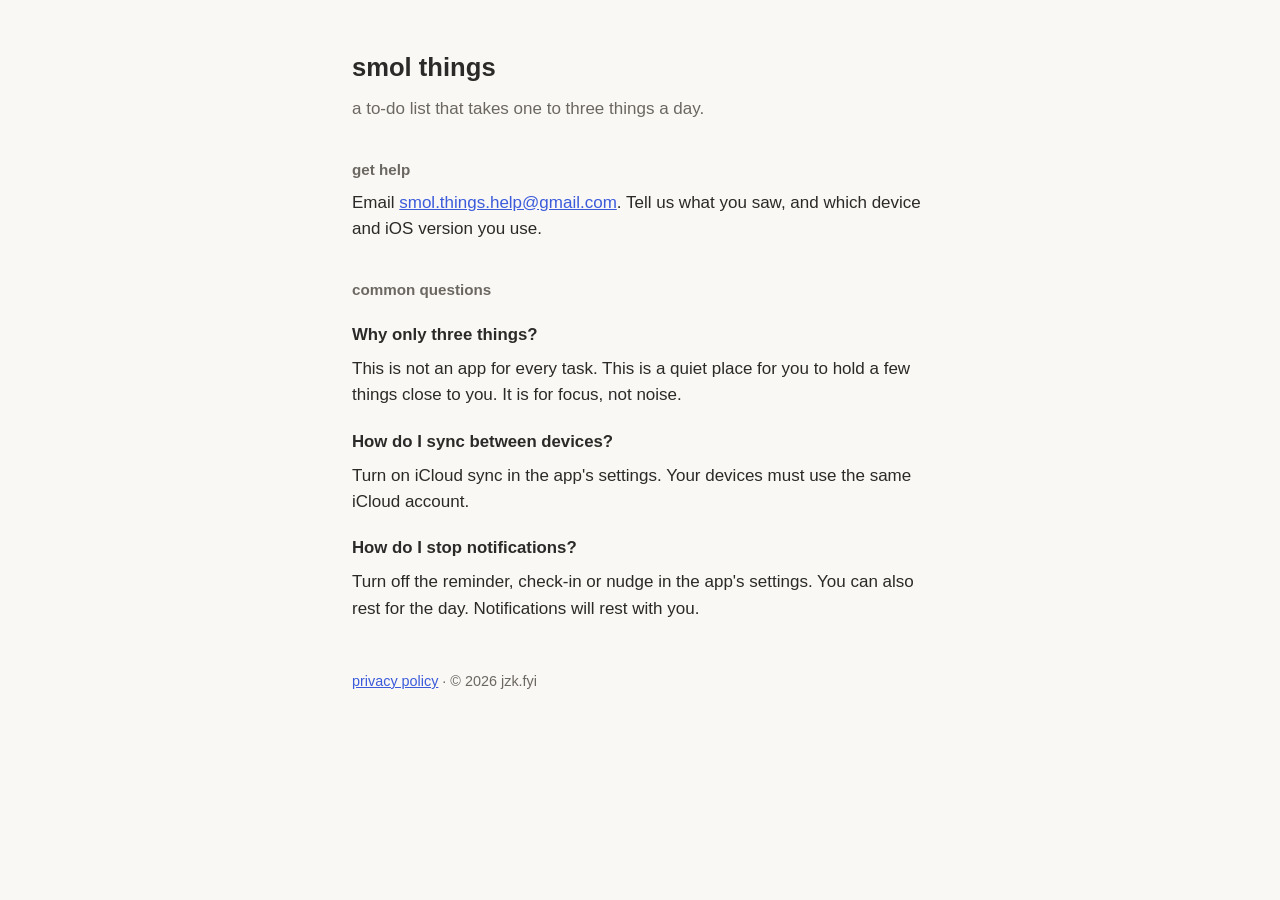
<file: index.html>
<!doctype html>
<html lang="en">
<head>
<meta charset="utf-8">
<meta name="viewport" content="width=device-width, initial-scale=1">
<title>smol things — support</title>
<link rel="stylesheet" href="style.css?v=2">
</head>
<body>
<main>
<h1>smol things</h1>
<p class="soft">a to-do list that takes one to three things a day.</p>

<h2>get help</h2>
<p>Email <a href="mailto:smol.things.help@gmail.com">smol.things.help@gmail.com</a>. Tell us what you saw, and which device and iOS version you use.</p>

<h2>common questions</h2>
<h3>Why only three things?</h3>
<p>This is not an app for every task. This is a quiet place for you to hold a few things close to you. It is for focus, not noise.</p>
<h3>How do I sync between devices?</h3>
<p>Turn on iCloud sync in the app's settings. Your devices must use the same iCloud account.</p>
<h3>How do I stop notifications?</h3>
<p>Turn off the reminder, check-in or nudge in the app's settings. You can also rest for the day. Notifications will rest with you.</p>

<footer><a href="privacy.html">privacy policy</a> · © 2026 jzk.fyi</footer>
</main>
</body>
</html>
</file>
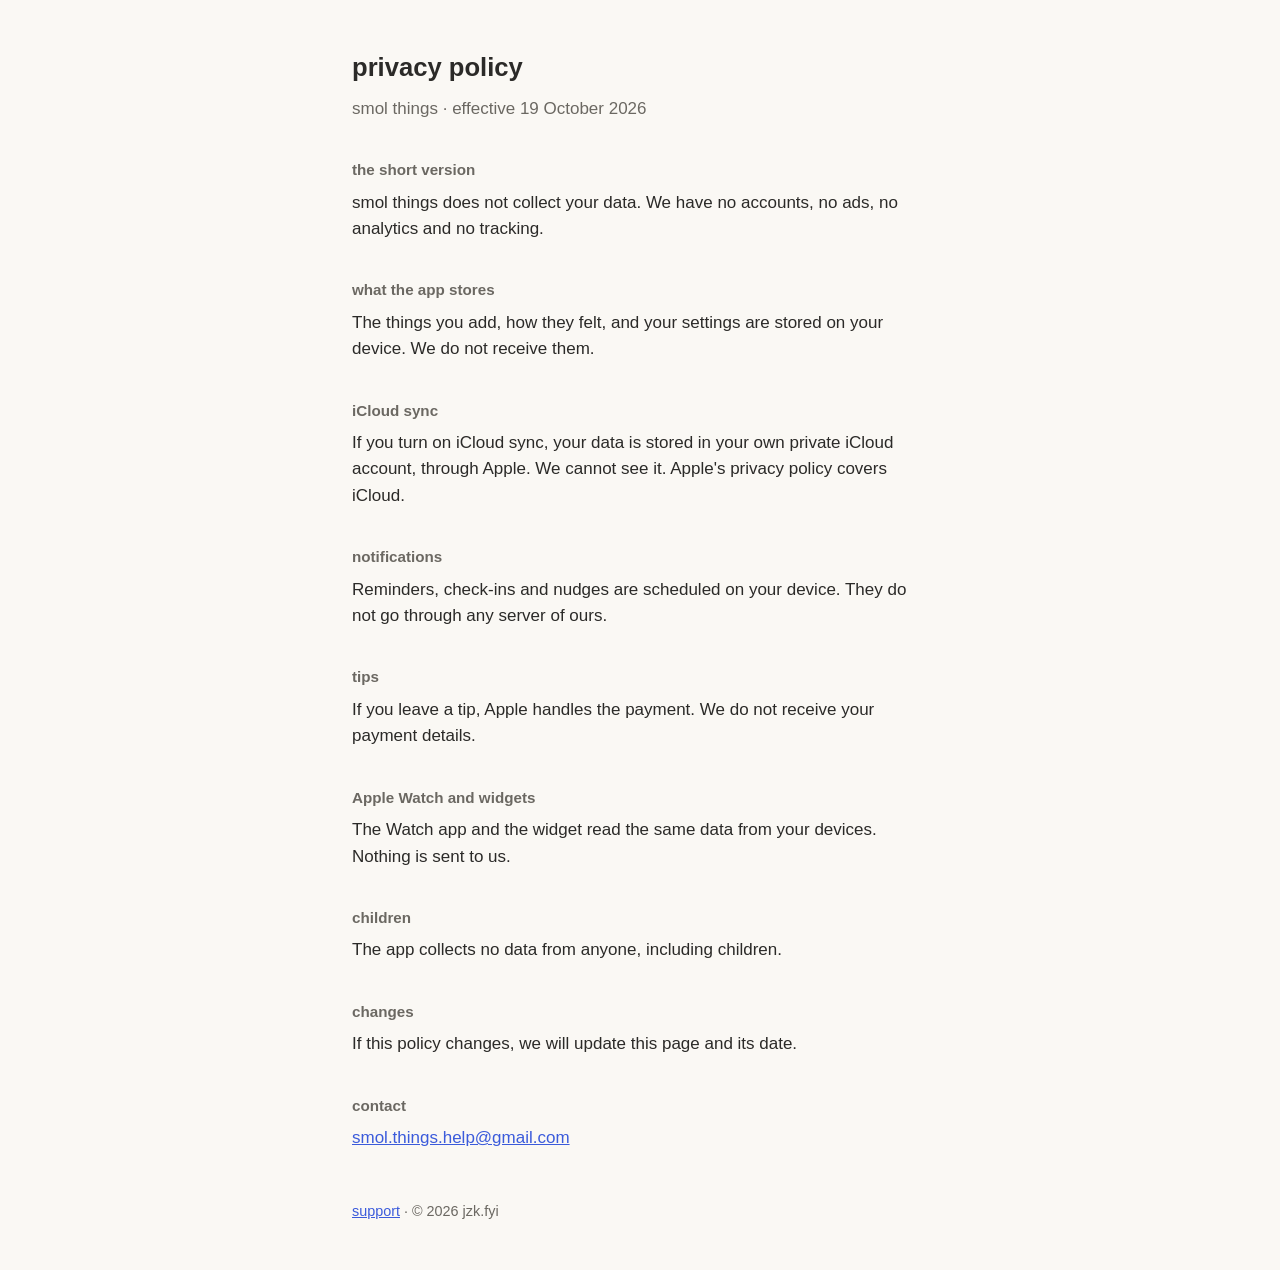
<file: privacy.html>
<!doctype html>
<html lang="en">
<head>
<meta charset="utf-8">
<meta name="viewport" content="width=device-width, initial-scale=1">
<title>smol things — privacy policy</title>
<link rel="stylesheet" href="style.css?v=2">
</head>
<body>
<main>
<h1>privacy policy</h1>
<p class="soft">smol things · effective 19 October 2026</p>

<h2>the short version</h2>
<p>smol things does not collect your data. We have no accounts, no ads, no analytics and no tracking.</p>

<h2>what the app stores</h2>
<p>The things you add, how they felt, and your settings are stored on your device. We do not receive them.</p>

<h2>iCloud sync</h2>
<p>If you turn on iCloud sync, your data is stored in your own private iCloud account, through Apple. We cannot see it. Apple's privacy policy covers iCloud.</p>

<h2>notifications</h2>
<p>Reminders, check-ins and nudges are scheduled on your device. They do not go through any server of ours.</p>

<h2>tips</h2>
<p>If you leave a tip, Apple handles the payment. We do not receive your payment details.</p>

<h2>Apple Watch and widgets</h2>
<p>The Watch app and the widget read the same data from your devices. Nothing is sent to us.</p>

<h2>children</h2>
<p>The app collects no data from anyone, including children.</p>

<h2>changes</h2>
<p>If this policy changes, we will update this page and its date.</p>

<h2>contact</h2>
<p><a href="mailto:smol.things.help@gmail.com">smol.things.help@gmail.com</a></p>

<footer><a href="index.html">support</a> · © 2026 jzk.fyi</footer>
</main>
</body>
</html>
</file>
<file: style.css>
:root { --bg: #faf8f4; --ink: #2b2a28; --soft: #6b6862; --link: #3b5bdb; }
@media (prefers-color-scheme: dark) { :root { --bg: #1c1b1a; --ink: #ecebe8; --soft: #a8a59f; --link: #91a7ff; } }
body { background: var(--bg); color: var(--ink); font: 17px/1.55 -apple-system, BlinkMacSystemFont, "Helvetica Neue", sans-serif; margin: 0; padding: 48px 16px; }
main { max-width: 36rem; margin: 0 auto; }
h1 { font-size: 1.6rem; margin: 0 0 .25rem; }
h2 { font-size: .95rem; font-weight: 600; color: var(--soft); margin: 2.25rem 0 .5rem; }
h3 { font-size: 1.05rem; font-weight: 600; margin: 1.25rem 0 .2rem; }
p, li { margin: .5rem 0; }
.soft { color: var(--soft); }
a { color: var(--link); }
footer { margin-top: 3rem; font-size: .9rem; color: var(--soft); }
</file>
